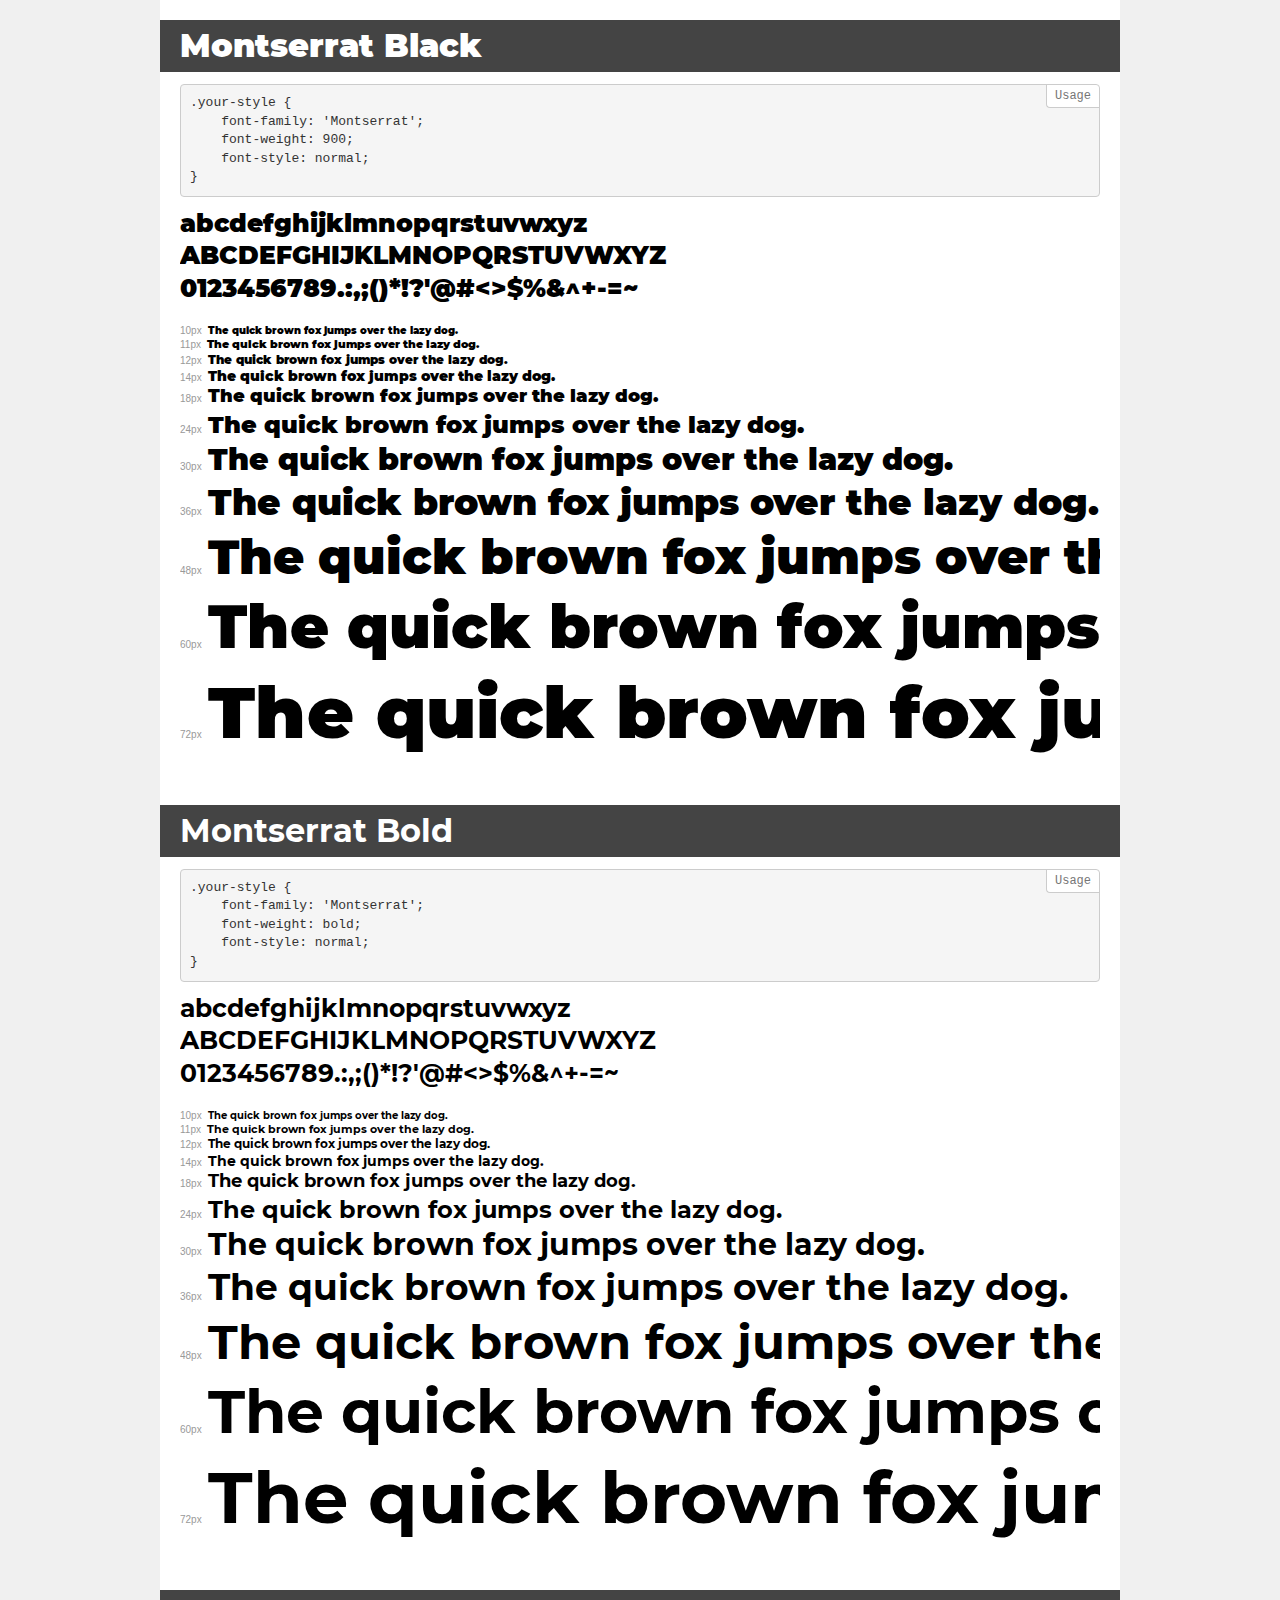
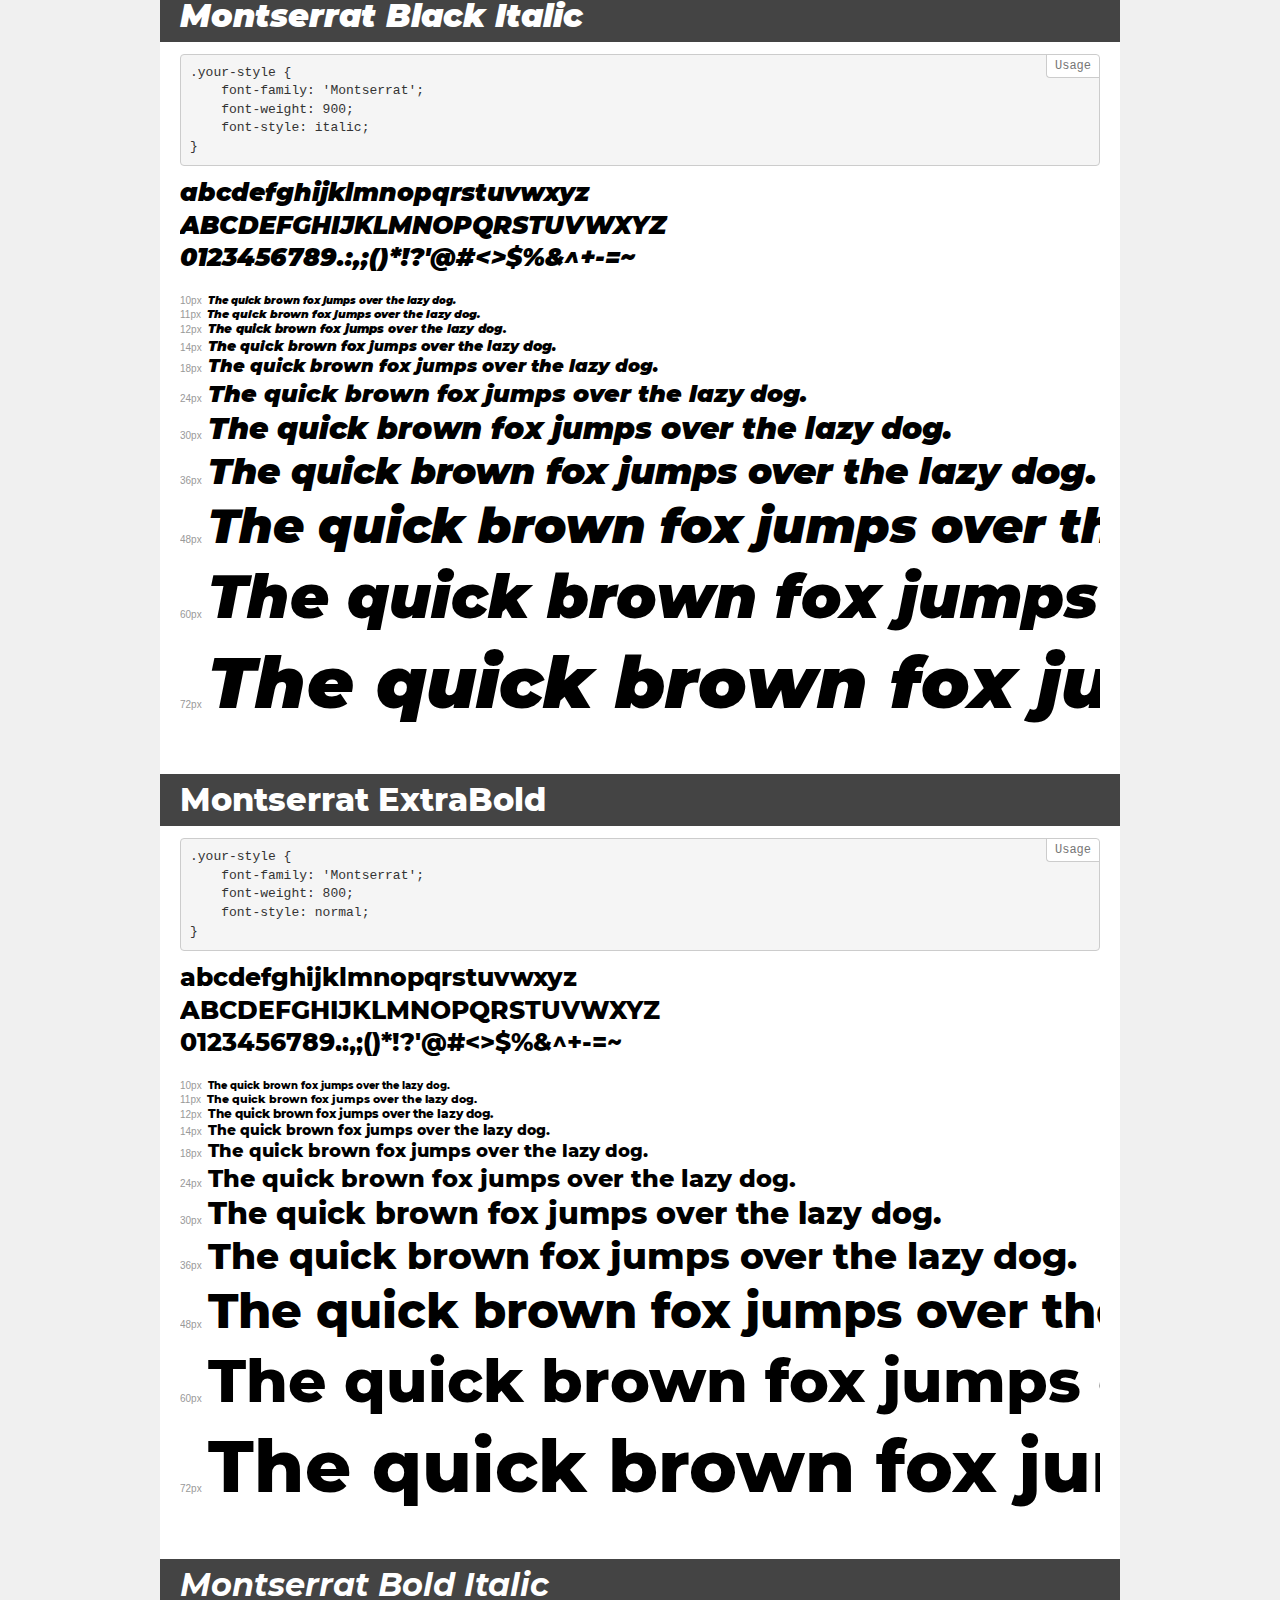
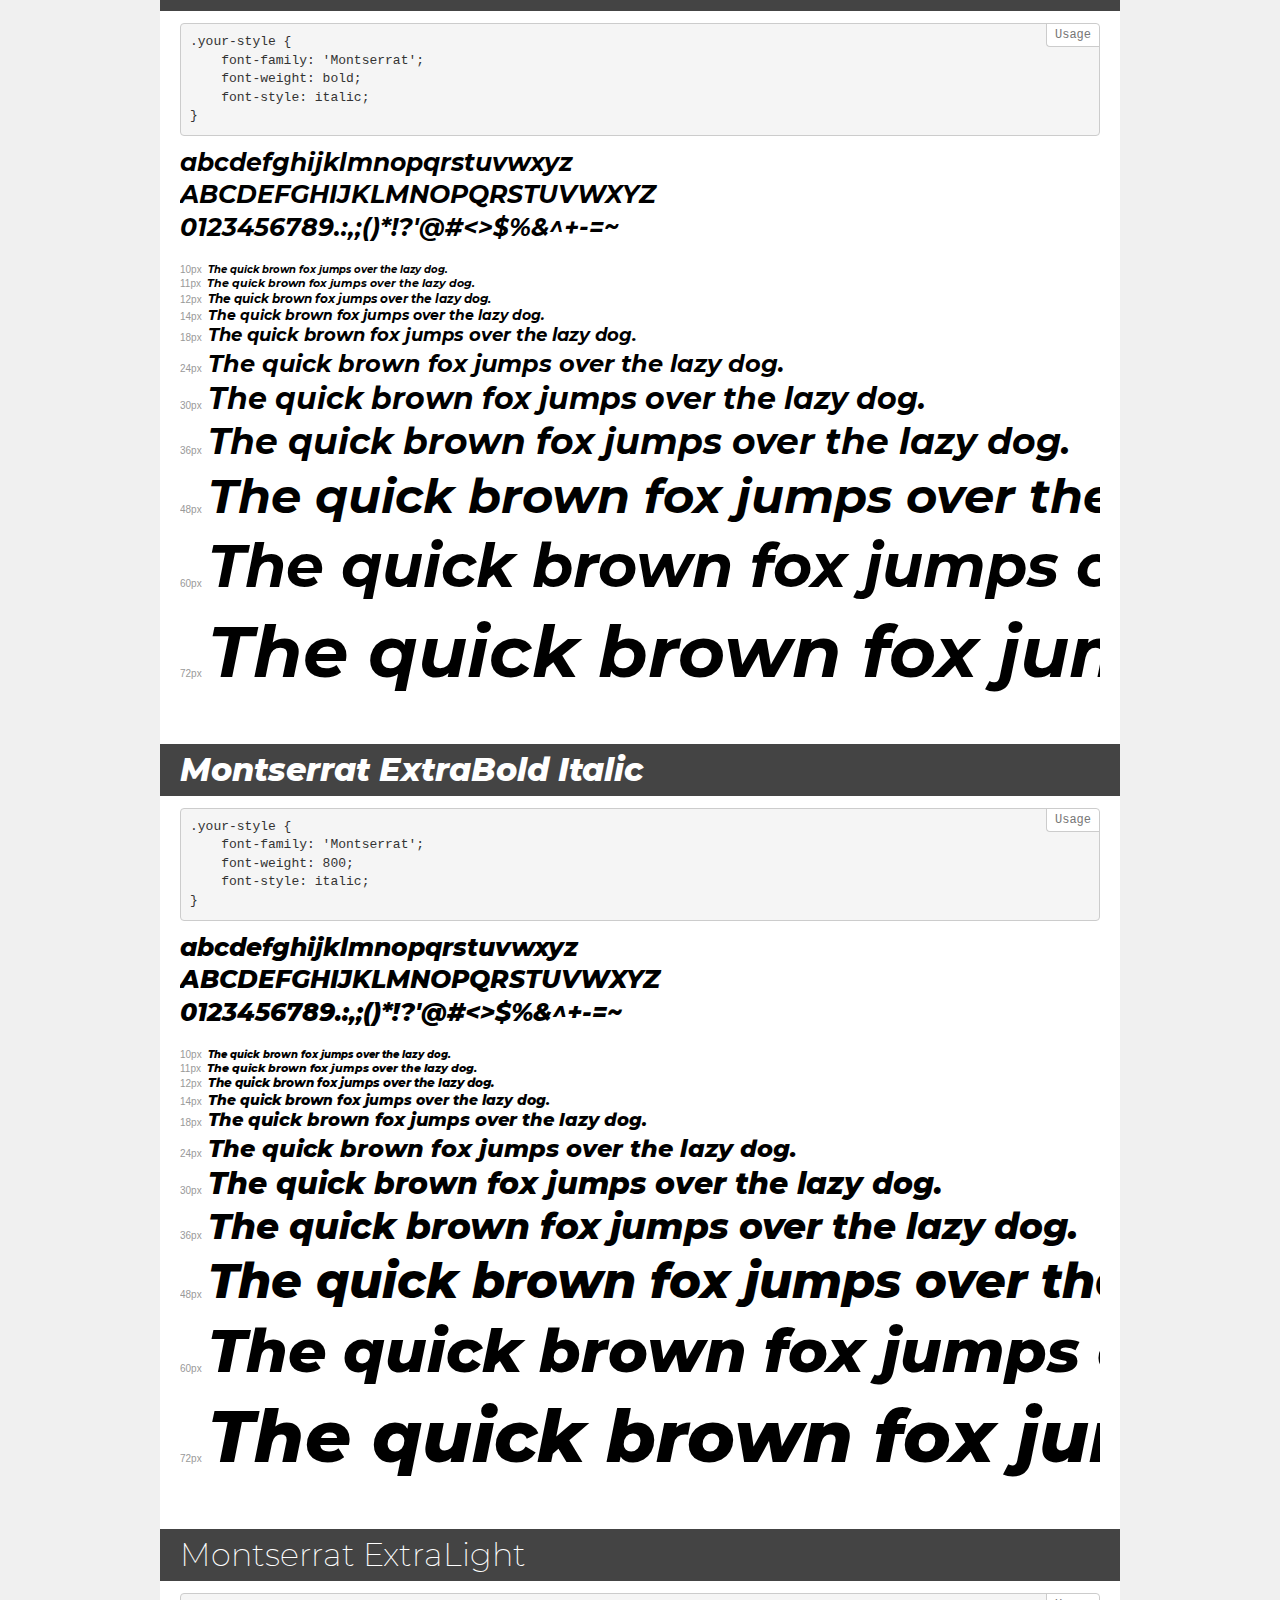
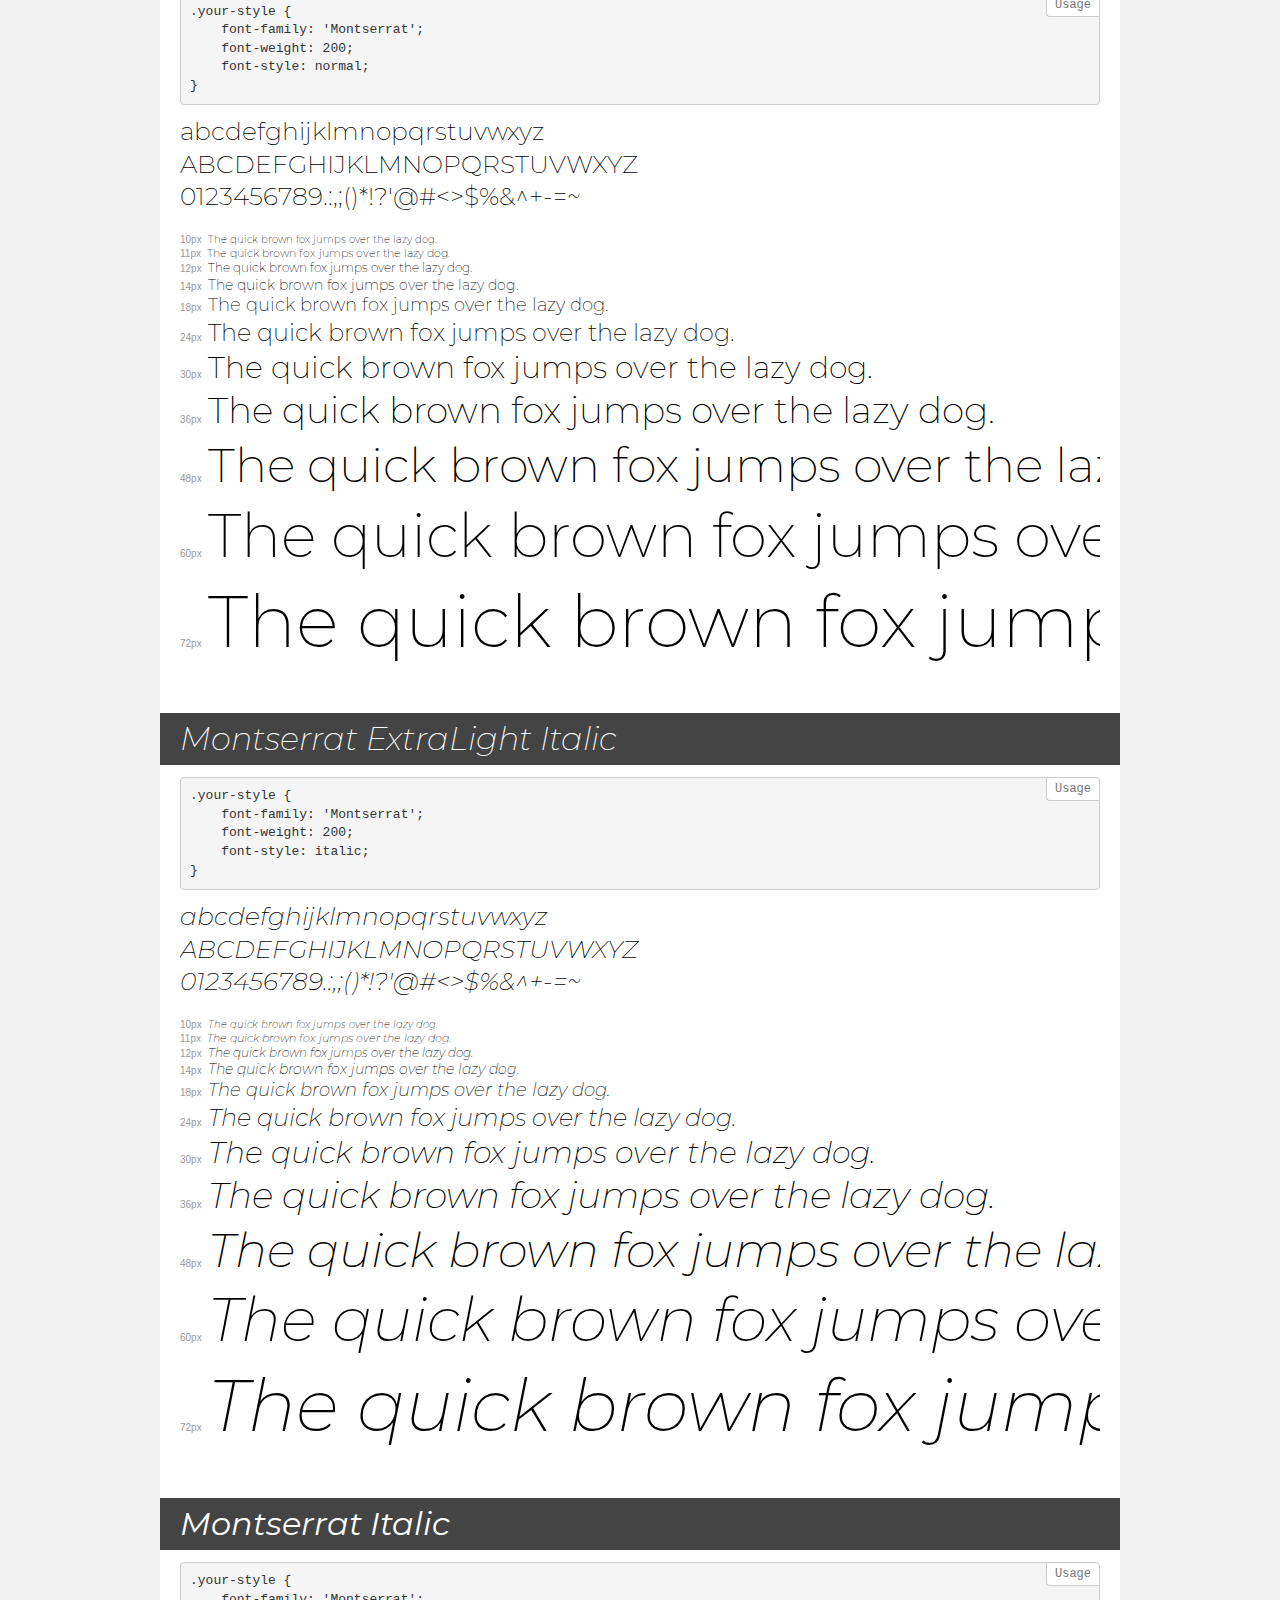
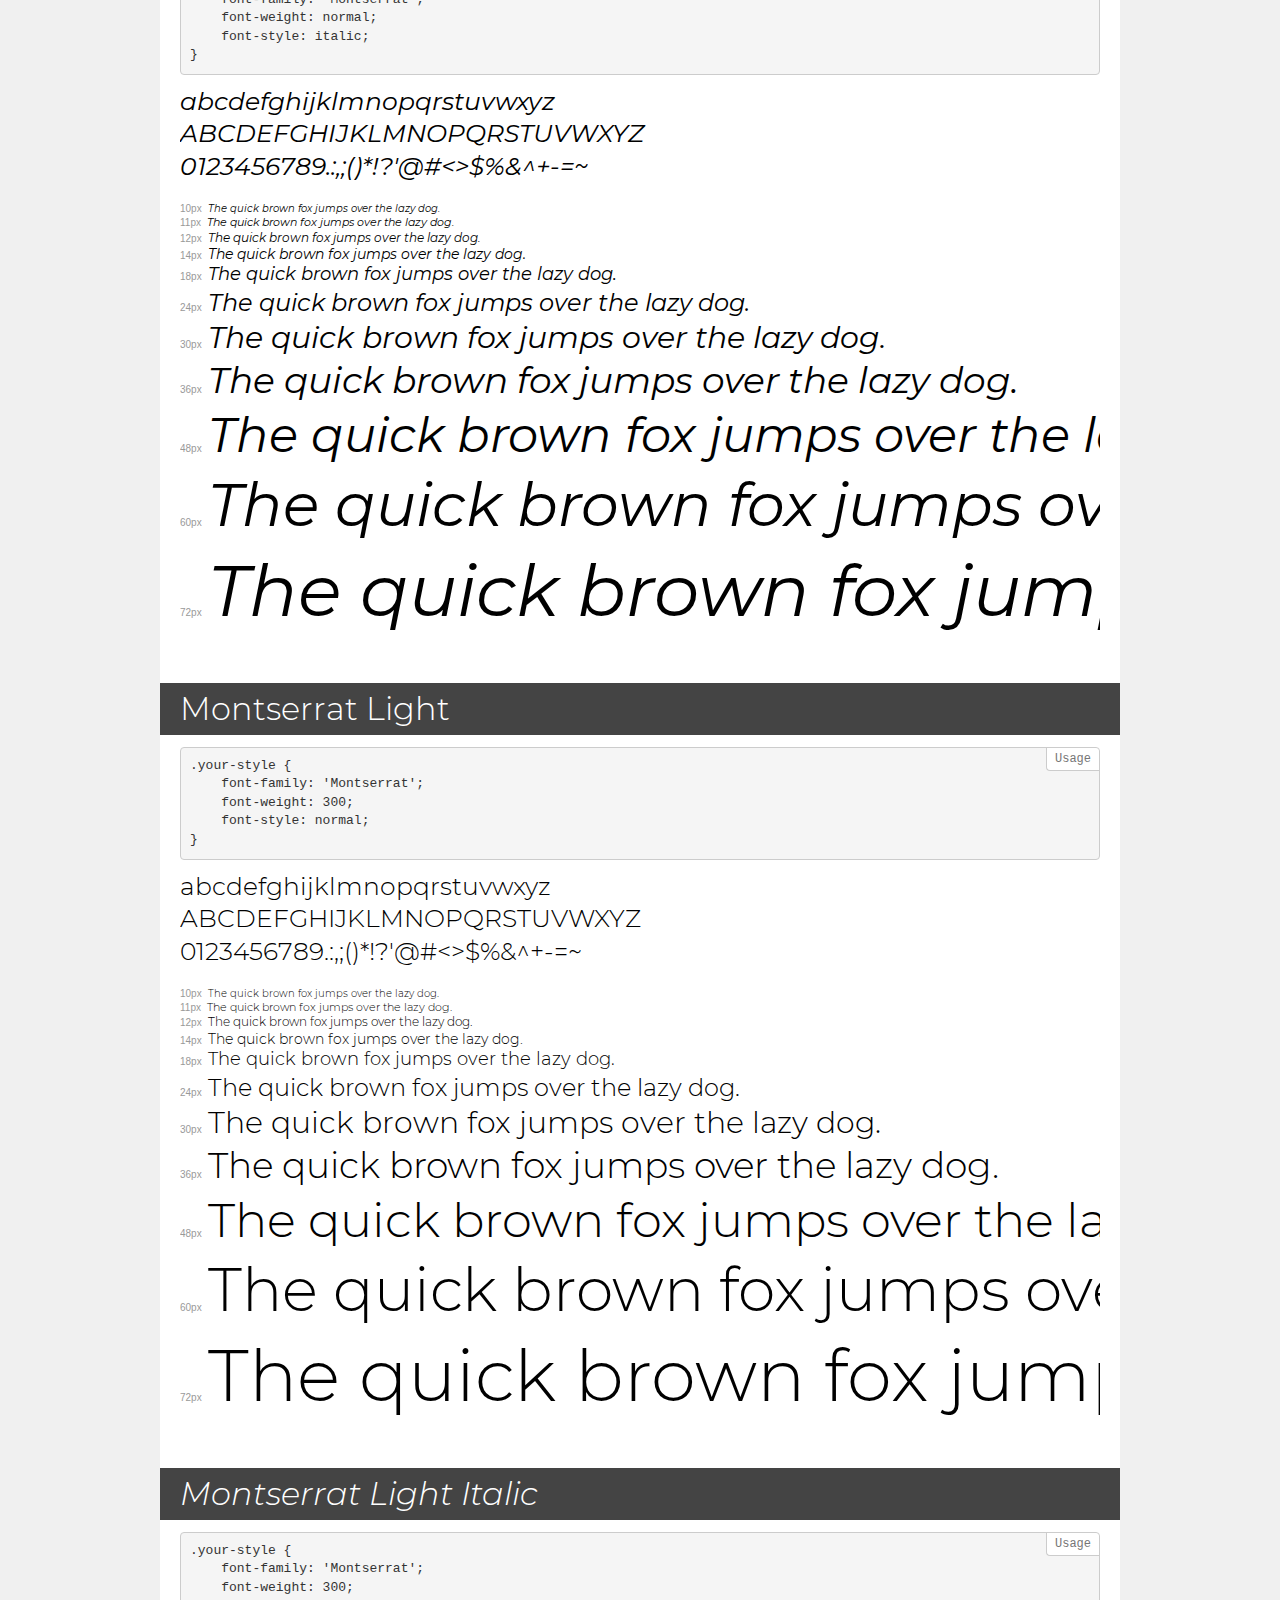
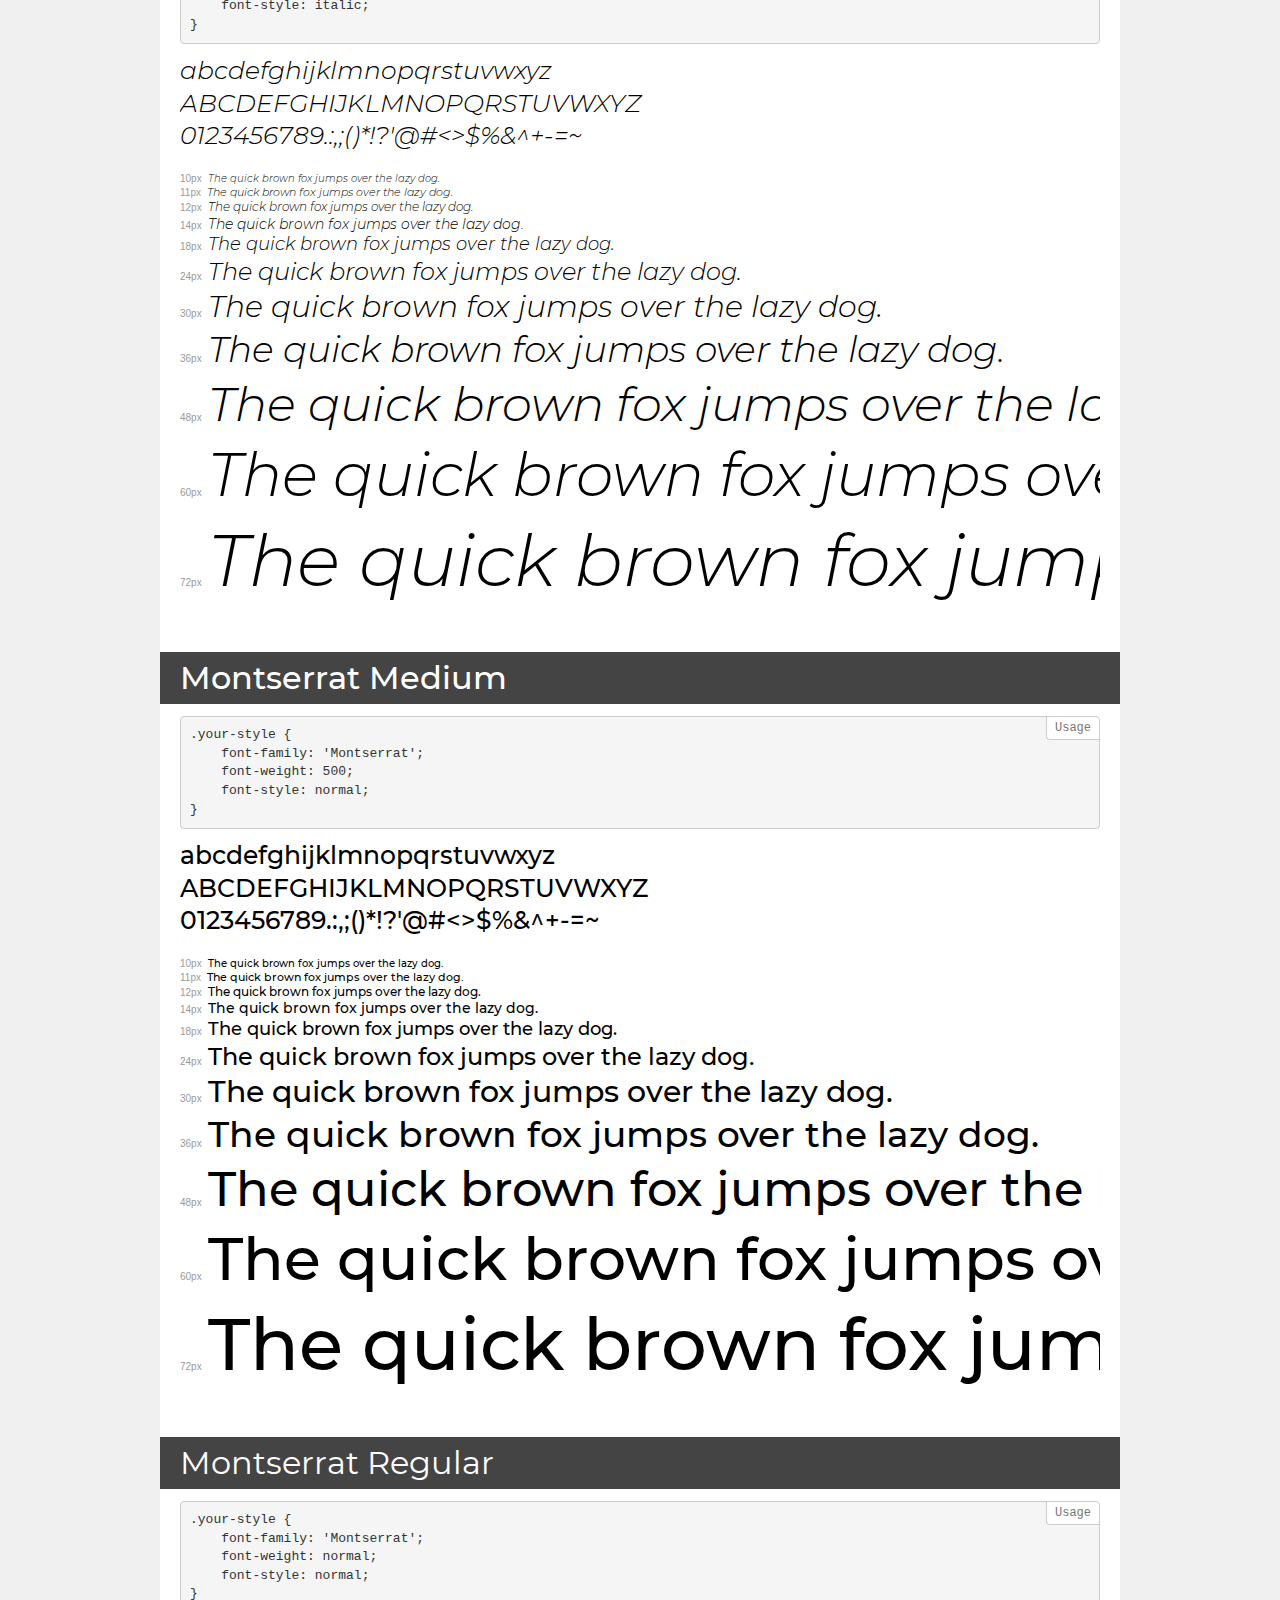
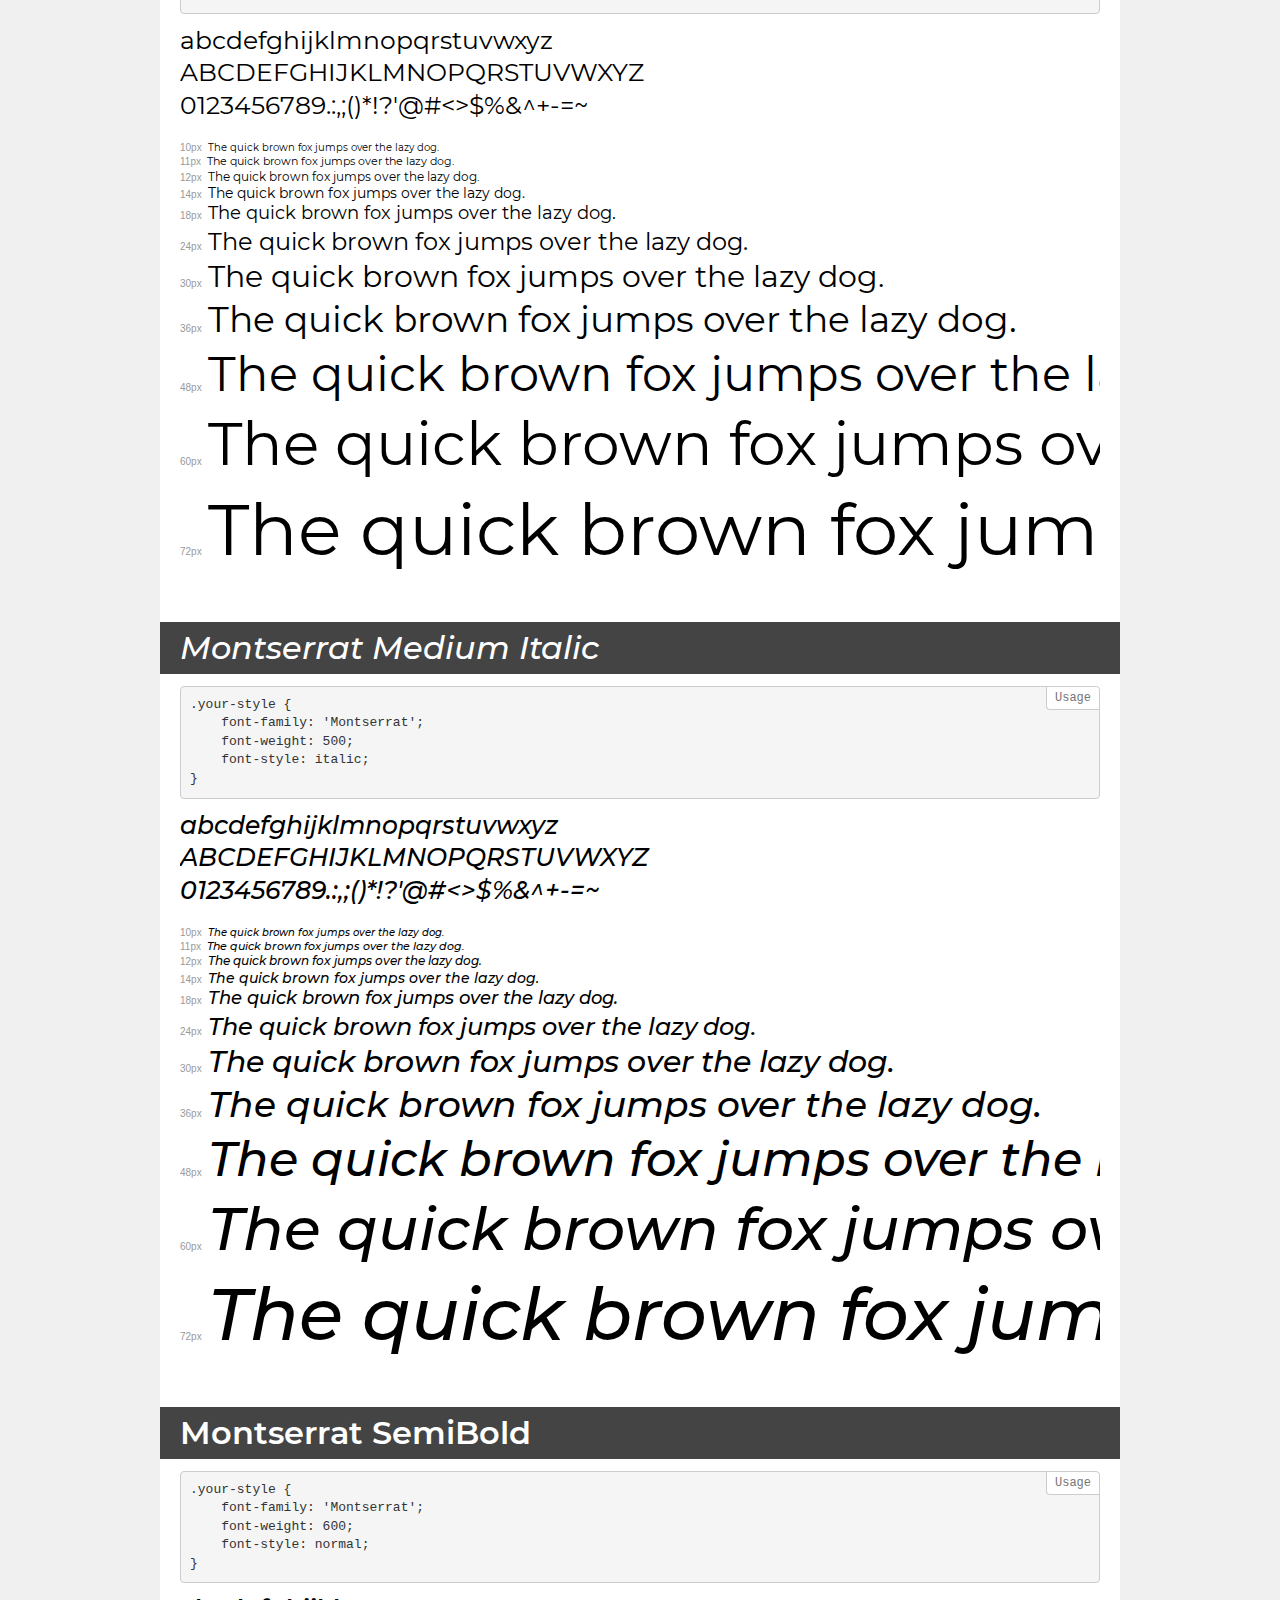
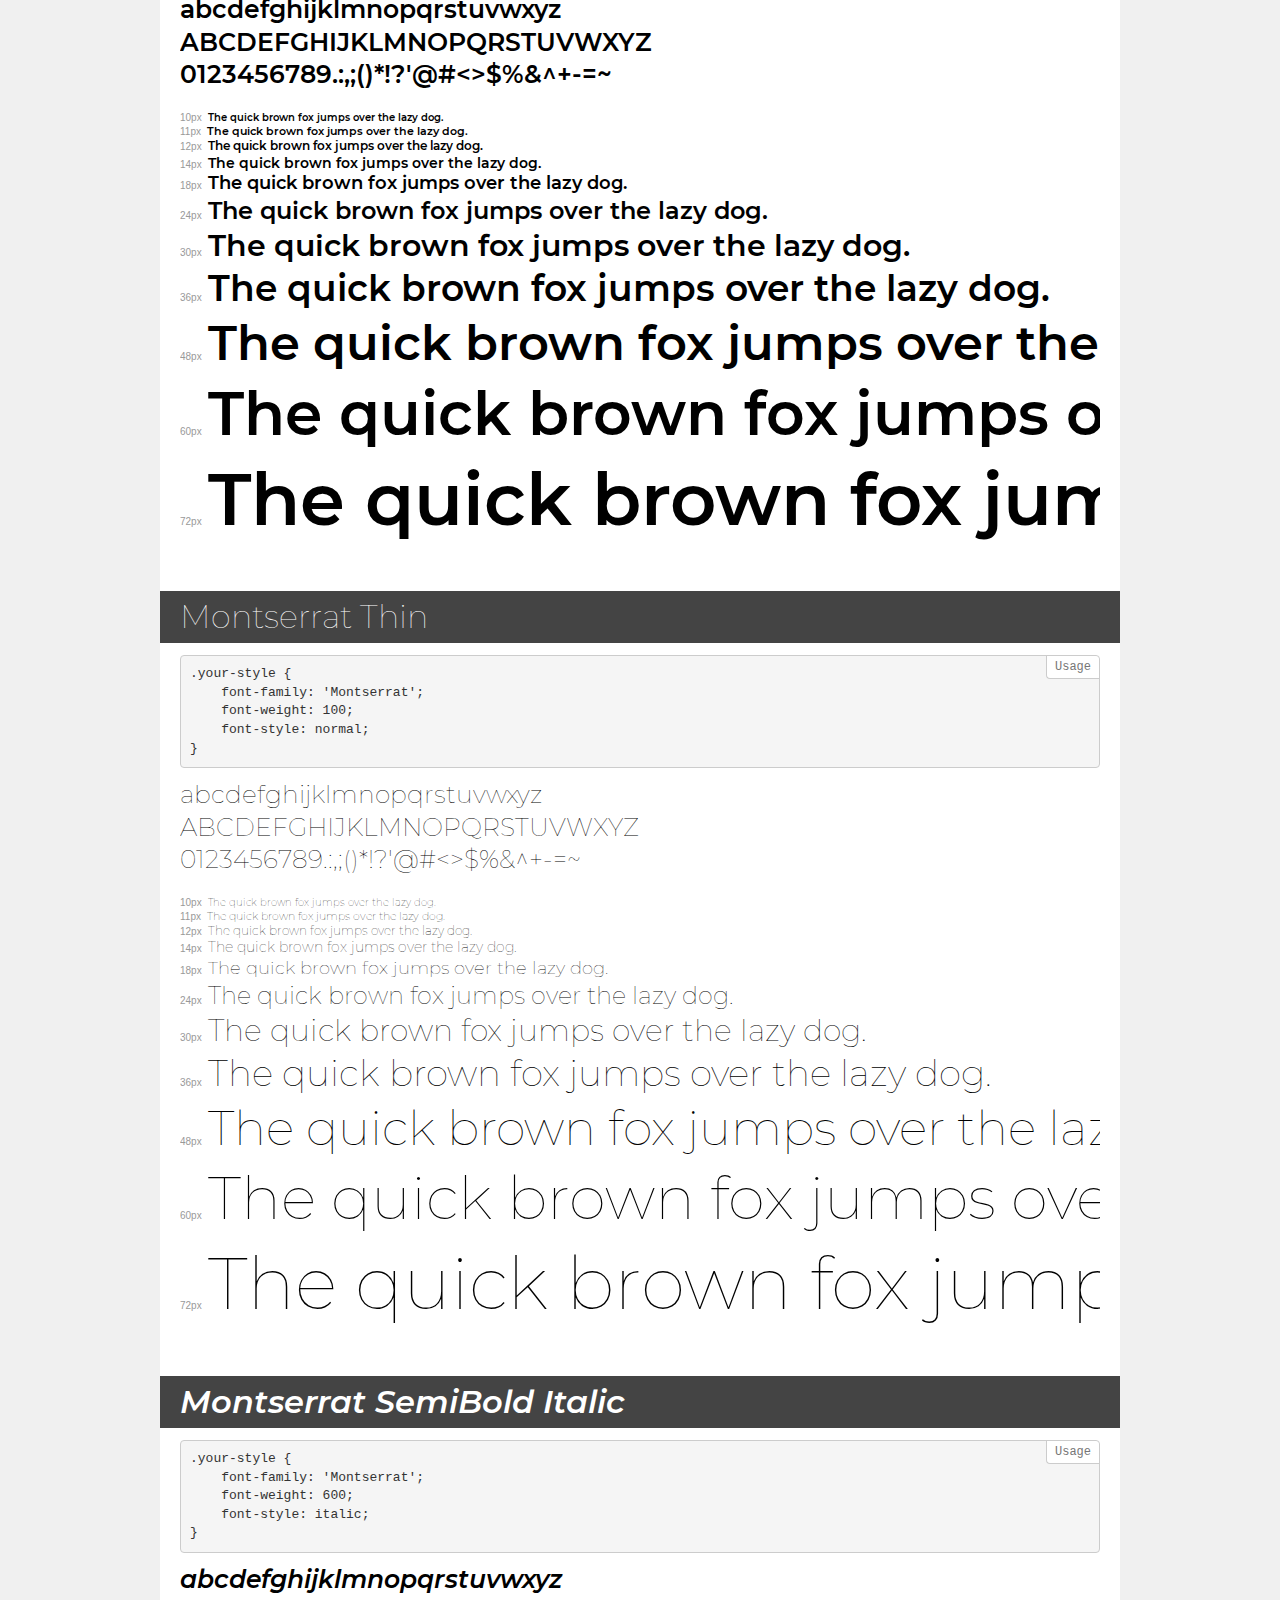
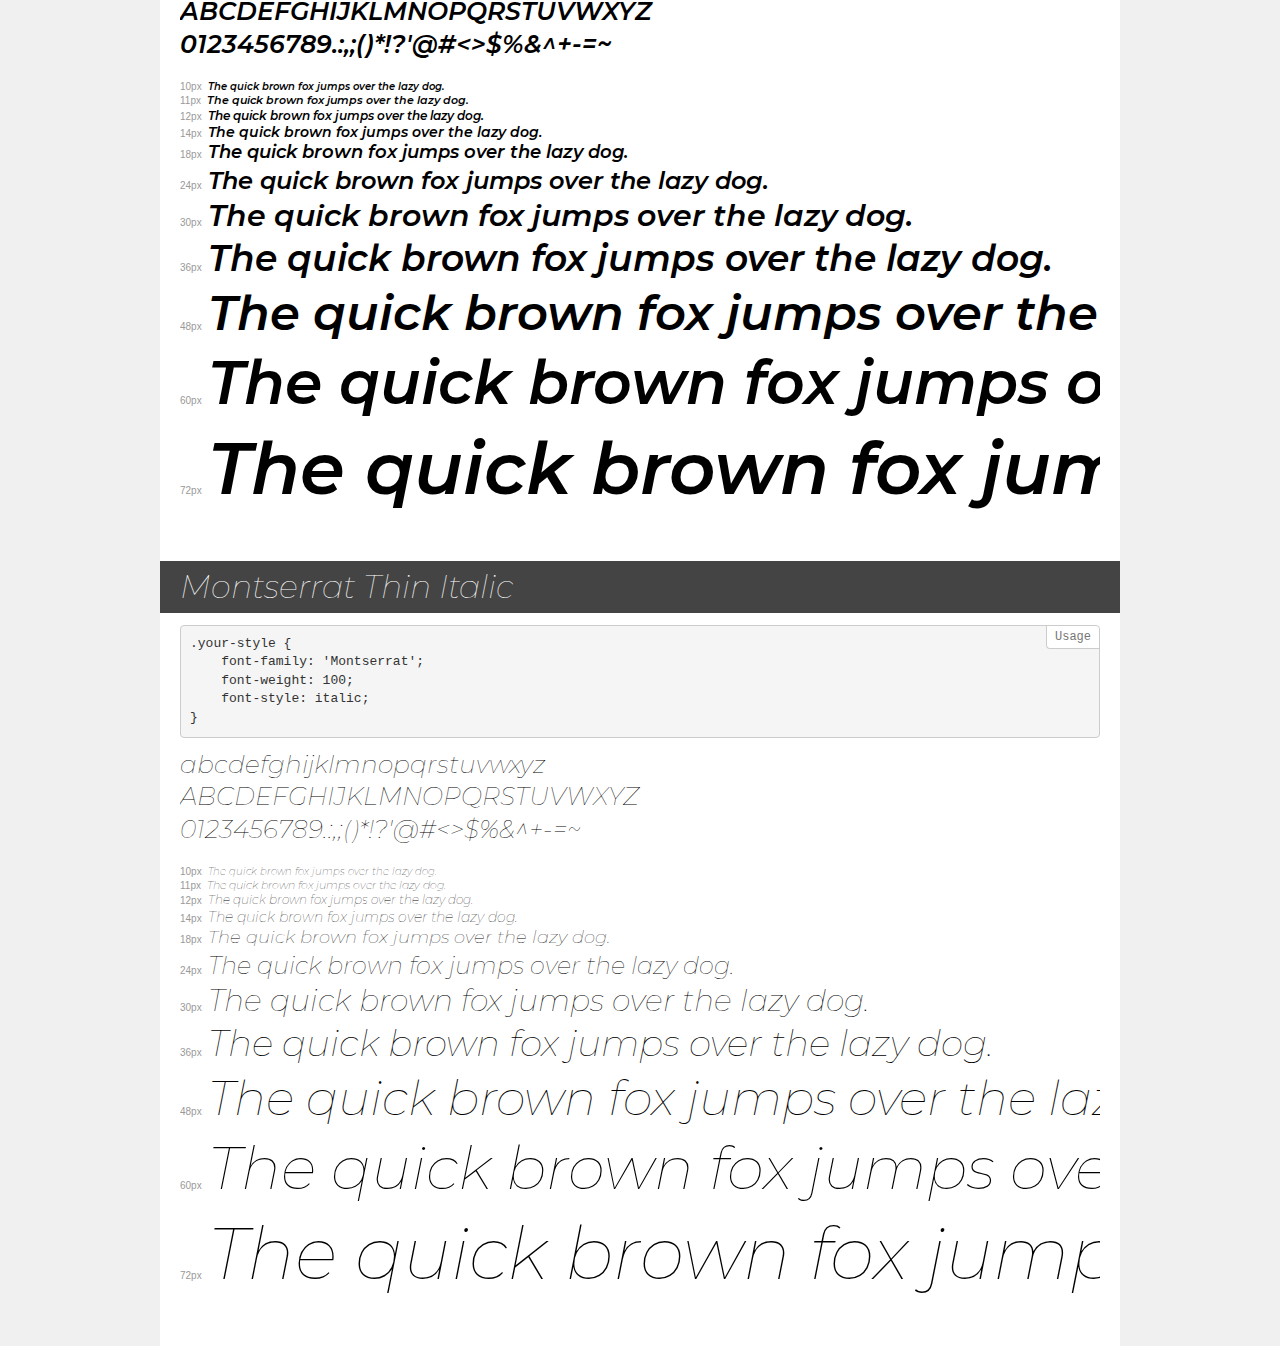
<file: webfonts/Montserrat/demo.html>
<!DOCTYPE html>
<html lang="en">
<head>
    <meta charset="utf-8">
    <meta http-equiv="X-UA-Compatible" content="IE=edge">
    <meta name="viewport" content="width=device-width, initial-scale=1">
    <meta name="robots" content="noindex, noarchive">
    <meta name="format-detection" content="telephone=no">
    <title>Transfonter demo</title>
    <link href="stylesheet.css" rel="stylesheet">
    <style>
        /*
        http://meyerweb.com/eric/tools/css/reset/
        v2.0 | 20110126
        License: none (public domain)
        */
        html, body, div, span, applet, object, iframe,
        h1, h2, h3, h4, h5, h6, p, blockquote, pre,
        a, abbr, acronym, address, big, cite, code,
        del, dfn, em, img, ins, kbd, q, s, samp,
        small, strike, strong, sub, sup, tt, var,
        b, u, i, center,
        dl, dt, dd, ol, ul, li,
        fieldset, form, label, legend,
        table, caption, tbody, tfoot, thead, tr, th, td,
        article, aside, canvas, details, embed,
        figure, figcaption, footer, header, hgroup,
        menu, nav, output, ruby, section, summary,
        time, mark, audio, video {
            margin: 0;
            padding: 0;
            border: 0;
            font-size: 100%;
            font: inherit;
            vertical-align: baseline;
        }
        /* HTML5 display-role reset for older browsers */
        article, aside, details, figcaption, figure,
        footer, header, hgroup, menu, nav, section {
            display: block;
        }
        body {
            line-height: 1;
        }
        ol, ul {
            list-style: none;
        }
        blockquote, q {
            quotes: none;
        }
        blockquote:before, blockquote:after,
        q:before, q:after {
            content: '';
            content: none;
        }
        table {
            border-collapse: collapse;
            border-spacing: 0;
        }
        /* demo styles */
        body {
            background: #f0f0f0;
            color: #000;
        }
        .page {
            background: #fff;
            width: 920px;
            margin: 0 auto;
            padding: 20px 20px 0 20px;
            overflow: hidden;
        }
        .font-container {
            overflow-x: auto;
            overflow-y: hidden;
            margin-bottom: 40px;
            line-height: 1.3;
            white-space: nowrap;
            padding-bottom: 5px;
        }
        h1 {
            position: relative;
            background: #444;
            font-size: 32px;
            color: #fff;
            padding: 10px 20px;
            margin: 0 -20px 12px -20px;
        }
        .letters {
            font-size: 25px;
            margin-bottom: 20px;
        }
        .s10:before {
            content: '10px';
        }
        .s11:before {
            content: '11px';
        }
        .s12:before {
            content: '12px';
        }
        .s14:before {
            content: '14px';
        }
        .s18:before {
            content: '18px';
        }
        .s24:before {
            content: '24px';
        }
        .s30:before {
            content: '30px';
        }
        .s36:before {
            content: '36px';
        }
        .s48:before {
            content: '48px';
        }
        .s60:before {
            content: '60px';
        }
        .s72:before {
            content: '72px';
        }
        .s10:before, .s11:before, .s12:before, .s14:before,
        .s18:before, .s24:before, .s30:before, .s36:before,
        .s48:before, .s60:before, .s72:before {
            font-family: Arial, sans-serif;
            font-size: 10px;
            font-weight: normal;
            font-style: normal;
            color: #999;
            padding-right: 6px;
        }
        pre {
            display: block;
            position: relative;
            padding: 9px;
            margin: 0 0 10px;
            font-family: Monaco, Menlo, Consolas, "Courier New", monospace;
            font-size: 13px;
            line-height: 1.428571429;
            color: #333;
            font-weight: normal;
            font-style: normal;
            background-color: #f5f5f5;
            border: 1px solid #ccc;
            overflow-x: auto;
            border-radius: 4px;
        }
        pre:after {
            display: block;
            position: absolute;
            right: 0;
            top: 0;
            content: 'Usage';
            line-height: 1;
            padding: 5px 8px;
            font-size: 12px;
            color: #767676;
            background-color: #fff;
            border: 1px solid #ccc;
            border-right: none;
            border-top: none;
            border-radius: 0 4px 0 4px;
            z-index: 10;
        }
        /* responsive */
        @media (max-width: 959px) {
            .page {
                width: auto;
                margin: 0;
            }
        }
    </style>
</head>
<body>
<div class="page">
    <div class="demo">
        <h1 style="font-family: 'Montserrat'; font-weight: 900; font-style: normal;">Montserrat Black</h1>
        <pre>.your-style {
    font-family: 'Montserrat';
    font-weight: 900;
    font-style: normal;
}</pre>
        <div class="font-container" style="font-family: 'Montserrat'; font-weight: 900; font-style: normal;">
            <p class="letters">
                abcdefghijklmnopqrstuvwxyz<br>
ABCDEFGHIJKLMNOPQRSTUVWXYZ<br>
                0123456789.:,;()*!?'@#<>$%&^+-=~
            </p>
            <p class="s10" style="font-size: 10px;">The quick brown fox jumps over the lazy dog.</p>
            <p class="s11" style="font-size: 11px;">The quick brown fox jumps over the lazy dog.</p>
            <p class="s12" style="font-size: 12px;">The quick brown fox jumps over the lazy dog.</p>
            <p class="s14" style="font-size: 14px;">The quick brown fox jumps over the lazy dog.</p>
            <p class="s18" style="font-size: 18px;">The quick brown fox jumps over the lazy dog.</p>
            <p class="s24" style="font-size: 24px;">The quick brown fox jumps over the lazy dog.</p>
            <p class="s30" style="font-size: 30px;">The quick brown fox jumps over the lazy dog.</p>
            <p class="s36" style="font-size: 36px;">The quick brown fox jumps over the lazy dog.</p>
            <p class="s48" style="font-size: 48px;">The quick brown fox jumps over the lazy dog.</p>
            <p class="s60" style="font-size: 60px;">The quick brown fox jumps over the lazy dog.</p>
            <p class="s72" style="font-size: 72px;">The quick brown fox jumps over the lazy dog.</p>
        </div>
    </div>
    <div class="demo">
        <h1 style="font-family: 'Montserrat'; font-weight: bold; font-style: normal;">Montserrat Bold</h1>
        <pre>.your-style {
    font-family: 'Montserrat';
    font-weight: bold;
    font-style: normal;
}</pre>
        <div class="font-container" style="font-family: 'Montserrat'; font-weight: bold; font-style: normal;">
            <p class="letters">
                abcdefghijklmnopqrstuvwxyz<br>
ABCDEFGHIJKLMNOPQRSTUVWXYZ<br>
                0123456789.:,;()*!?'@#<>$%&^+-=~
            </p>
            <p class="s10" style="font-size: 10px;">The quick brown fox jumps over the lazy dog.</p>
            <p class="s11" style="font-size: 11px;">The quick brown fox jumps over the lazy dog.</p>
            <p class="s12" style="font-size: 12px;">The quick brown fox jumps over the lazy dog.</p>
            <p class="s14" style="font-size: 14px;">The quick brown fox jumps over the lazy dog.</p>
            <p class="s18" style="font-size: 18px;">The quick brown fox jumps over the lazy dog.</p>
            <p class="s24" style="font-size: 24px;">The quick brown fox jumps over the lazy dog.</p>
            <p class="s30" style="font-size: 30px;">The quick brown fox jumps over the lazy dog.</p>
            <p class="s36" style="font-size: 36px;">The quick brown fox jumps over the lazy dog.</p>
            <p class="s48" style="font-size: 48px;">The quick brown fox jumps over the lazy dog.</p>
            <p class="s60" style="font-size: 60px;">The quick brown fox jumps over the lazy dog.</p>
            <p class="s72" style="font-size: 72px;">The quick brown fox jumps over the lazy dog.</p>
        </div>
    </div>
    <div class="demo">
        <h1 style="font-family: 'Montserrat'; font-weight: 900; font-style: italic;">Montserrat Black Italic</h1>
        <pre>.your-style {
    font-family: 'Montserrat';
    font-weight: 900;
    font-style: italic;
}</pre>
        <div class="font-container" style="font-family: 'Montserrat'; font-weight: 900; font-style: italic;">
            <p class="letters">
                abcdefghijklmnopqrstuvwxyz<br>
ABCDEFGHIJKLMNOPQRSTUVWXYZ<br>
                0123456789.:,;()*!?'@#<>$%&^+-=~
            </p>
            <p class="s10" style="font-size: 10px;">The quick brown fox jumps over the lazy dog.</p>
            <p class="s11" style="font-size: 11px;">The quick brown fox jumps over the lazy dog.</p>
            <p class="s12" style="font-size: 12px;">The quick brown fox jumps over the lazy dog.</p>
            <p class="s14" style="font-size: 14px;">The quick brown fox jumps over the lazy dog.</p>
            <p class="s18" style="font-size: 18px;">The quick brown fox jumps over the lazy dog.</p>
            <p class="s24" style="font-size: 24px;">The quick brown fox jumps over the lazy dog.</p>
            <p class="s30" style="font-size: 30px;">The quick brown fox jumps over the lazy dog.</p>
            <p class="s36" style="font-size: 36px;">The quick brown fox jumps over the lazy dog.</p>
            <p class="s48" style="font-size: 48px;">The quick brown fox jumps over the lazy dog.</p>
            <p class="s60" style="font-size: 60px;">The quick brown fox jumps over the lazy dog.</p>
            <p class="s72" style="font-size: 72px;">The quick brown fox jumps over the lazy dog.</p>
        </div>
    </div>
    <div class="demo">
        <h1 style="font-family: 'Montserrat'; font-weight: 800; font-style: normal;">Montserrat ExtraBold</h1>
        <pre>.your-style {
    font-family: 'Montserrat';
    font-weight: 800;
    font-style: normal;
}</pre>
        <div class="font-container" style="font-family: 'Montserrat'; font-weight: 800; font-style: normal;">
            <p class="letters">
                abcdefghijklmnopqrstuvwxyz<br>
ABCDEFGHIJKLMNOPQRSTUVWXYZ<br>
                0123456789.:,;()*!?'@#<>$%&^+-=~
            </p>
            <p class="s10" style="font-size: 10px;">The quick brown fox jumps over the lazy dog.</p>
            <p class="s11" style="font-size: 11px;">The quick brown fox jumps over the lazy dog.</p>
            <p class="s12" style="font-size: 12px;">The quick brown fox jumps over the lazy dog.</p>
            <p class="s14" style="font-size: 14px;">The quick brown fox jumps over the lazy dog.</p>
            <p class="s18" style="font-size: 18px;">The quick brown fox jumps over the lazy dog.</p>
            <p class="s24" style="font-size: 24px;">The quick brown fox jumps over the lazy dog.</p>
            <p class="s30" style="font-size: 30px;">The quick brown fox jumps over the lazy dog.</p>
            <p class="s36" style="font-size: 36px;">The quick brown fox jumps over the lazy dog.</p>
            <p class="s48" style="font-size: 48px;">The quick brown fox jumps over the lazy dog.</p>
            <p class="s60" style="font-size: 60px;">The quick brown fox jumps over the lazy dog.</p>
            <p class="s72" style="font-size: 72px;">The quick brown fox jumps over the lazy dog.</p>
        </div>
    </div>
    <div class="demo">
        <h1 style="font-family: 'Montserrat'; font-weight: bold; font-style: italic;">Montserrat Bold Italic</h1>
        <pre>.your-style {
    font-family: 'Montserrat';
    font-weight: bold;
    font-style: italic;
}</pre>
        <div class="font-container" style="font-family: 'Montserrat'; font-weight: bold; font-style: italic;">
            <p class="letters">
                abcdefghijklmnopqrstuvwxyz<br>
ABCDEFGHIJKLMNOPQRSTUVWXYZ<br>
                0123456789.:,;()*!?'@#<>$%&^+-=~
            </p>
            <p class="s10" style="font-size: 10px;">The quick brown fox jumps over the lazy dog.</p>
            <p class="s11" style="font-size: 11px;">The quick brown fox jumps over the lazy dog.</p>
            <p class="s12" style="font-size: 12px;">The quick brown fox jumps over the lazy dog.</p>
            <p class="s14" style="font-size: 14px;">The quick brown fox jumps over the lazy dog.</p>
            <p class="s18" style="font-size: 18px;">The quick brown fox jumps over the lazy dog.</p>
            <p class="s24" style="font-size: 24px;">The quick brown fox jumps over the lazy dog.</p>
            <p class="s30" style="font-size: 30px;">The quick brown fox jumps over the lazy dog.</p>
            <p class="s36" style="font-size: 36px;">The quick brown fox jumps over the lazy dog.</p>
            <p class="s48" style="font-size: 48px;">The quick brown fox jumps over the lazy dog.</p>
            <p class="s60" style="font-size: 60px;">The quick brown fox jumps over the lazy dog.</p>
            <p class="s72" style="font-size: 72px;">The quick brown fox jumps over the lazy dog.</p>
        </div>
    </div>
    <div class="demo">
        <h1 style="font-family: 'Montserrat'; font-weight: 800; font-style: italic;">Montserrat ExtraBold Italic</h1>
        <pre>.your-style {
    font-family: 'Montserrat';
    font-weight: 800;
    font-style: italic;
}</pre>
        <div class="font-container" style="font-family: 'Montserrat'; font-weight: 800; font-style: italic;">
            <p class="letters">
                abcdefghijklmnopqrstuvwxyz<br>
ABCDEFGHIJKLMNOPQRSTUVWXYZ<br>
                0123456789.:,;()*!?'@#<>$%&^+-=~
            </p>
            <p class="s10" style="font-size: 10px;">The quick brown fox jumps over the lazy dog.</p>
            <p class="s11" style="font-size: 11px;">The quick brown fox jumps over the lazy dog.</p>
            <p class="s12" style="font-size: 12px;">The quick brown fox jumps over the lazy dog.</p>
            <p class="s14" style="font-size: 14px;">The quick brown fox jumps over the lazy dog.</p>
            <p class="s18" style="font-size: 18px;">The quick brown fox jumps over the lazy dog.</p>
            <p class="s24" style="font-size: 24px;">The quick brown fox jumps over the lazy dog.</p>
            <p class="s30" style="font-size: 30px;">The quick brown fox jumps over the lazy dog.</p>
            <p class="s36" style="font-size: 36px;">The quick brown fox jumps over the lazy dog.</p>
            <p class="s48" style="font-size: 48px;">The quick brown fox jumps over the lazy dog.</p>
            <p class="s60" style="font-size: 60px;">The quick brown fox jumps over the lazy dog.</p>
            <p class="s72" style="font-size: 72px;">The quick brown fox jumps over the lazy dog.</p>
        </div>
    </div>
    <div class="demo">
        <h1 style="font-family: 'Montserrat'; font-weight: 200; font-style: normal;">Montserrat ExtraLight</h1>
        <pre>.your-style {
    font-family: 'Montserrat';
    font-weight: 200;
    font-style: normal;
}</pre>
        <div class="font-container" style="font-family: 'Montserrat'; font-weight: 200; font-style: normal;">
            <p class="letters">
                abcdefghijklmnopqrstuvwxyz<br>
ABCDEFGHIJKLMNOPQRSTUVWXYZ<br>
                0123456789.:,;()*!?'@#<>$%&^+-=~
            </p>
            <p class="s10" style="font-size: 10px;">The quick brown fox jumps over the lazy dog.</p>
            <p class="s11" style="font-size: 11px;">The quick brown fox jumps over the lazy dog.</p>
            <p class="s12" style="font-size: 12px;">The quick brown fox jumps over the lazy dog.</p>
            <p class="s14" style="font-size: 14px;">The quick brown fox jumps over the lazy dog.</p>
            <p class="s18" style="font-size: 18px;">The quick brown fox jumps over the lazy dog.</p>
            <p class="s24" style="font-size: 24px;">The quick brown fox jumps over the lazy dog.</p>
            <p class="s30" style="font-size: 30px;">The quick brown fox jumps over the lazy dog.</p>
            <p class="s36" style="font-size: 36px;">The quick brown fox jumps over the lazy dog.</p>
            <p class="s48" style="font-size: 48px;">The quick brown fox jumps over the lazy dog.</p>
            <p class="s60" style="font-size: 60px;">The quick brown fox jumps over the lazy dog.</p>
            <p class="s72" style="font-size: 72px;">The quick brown fox jumps over the lazy dog.</p>
        </div>
    </div>
    <div class="demo">
        <h1 style="font-family: 'Montserrat'; font-weight: 200; font-style: italic;">Montserrat ExtraLight Italic</h1>
        <pre>.your-style {
    font-family: 'Montserrat';
    font-weight: 200;
    font-style: italic;
}</pre>
        <div class="font-container" style="font-family: 'Montserrat'; font-weight: 200; font-style: italic;">
            <p class="letters">
                abcdefghijklmnopqrstuvwxyz<br>
ABCDEFGHIJKLMNOPQRSTUVWXYZ<br>
                0123456789.:,;()*!?'@#<>$%&^+-=~
            </p>
            <p class="s10" style="font-size: 10px;">The quick brown fox jumps over the lazy dog.</p>
            <p class="s11" style="font-size: 11px;">The quick brown fox jumps over the lazy dog.</p>
            <p class="s12" style="font-size: 12px;">The quick brown fox jumps over the lazy dog.</p>
            <p class="s14" style="font-size: 14px;">The quick brown fox jumps over the lazy dog.</p>
            <p class="s18" style="font-size: 18px;">The quick brown fox jumps over the lazy dog.</p>
            <p class="s24" style="font-size: 24px;">The quick brown fox jumps over the lazy dog.</p>
            <p class="s30" style="font-size: 30px;">The quick brown fox jumps over the lazy dog.</p>
            <p class="s36" style="font-size: 36px;">The quick brown fox jumps over the lazy dog.</p>
            <p class="s48" style="font-size: 48px;">The quick brown fox jumps over the lazy dog.</p>
            <p class="s60" style="font-size: 60px;">The quick brown fox jumps over the lazy dog.</p>
            <p class="s72" style="font-size: 72px;">The quick brown fox jumps over the lazy dog.</p>
        </div>
    </div>
    <div class="demo">
        <h1 style="font-family: 'Montserrat'; font-weight: normal; font-style: italic;">Montserrat Italic</h1>
        <pre>.your-style {
    font-family: 'Montserrat';
    font-weight: normal;
    font-style: italic;
}</pre>
        <div class="font-container" style="font-family: 'Montserrat'; font-weight: normal; font-style: italic;">
            <p class="letters">
                abcdefghijklmnopqrstuvwxyz<br>
ABCDEFGHIJKLMNOPQRSTUVWXYZ<br>
                0123456789.:,;()*!?'@#<>$%&^+-=~
            </p>
            <p class="s10" style="font-size: 10px;">The quick brown fox jumps over the lazy dog.</p>
            <p class="s11" style="font-size: 11px;">The quick brown fox jumps over the lazy dog.</p>
            <p class="s12" style="font-size: 12px;">The quick brown fox jumps over the lazy dog.</p>
            <p class="s14" style="font-size: 14px;">The quick brown fox jumps over the lazy dog.</p>
            <p class="s18" style="font-size: 18px;">The quick brown fox jumps over the lazy dog.</p>
            <p class="s24" style="font-size: 24px;">The quick brown fox jumps over the lazy dog.</p>
            <p class="s30" style="font-size: 30px;">The quick brown fox jumps over the lazy dog.</p>
            <p class="s36" style="font-size: 36px;">The quick brown fox jumps over the lazy dog.</p>
            <p class="s48" style="font-size: 48px;">The quick brown fox jumps over the lazy dog.</p>
            <p class="s60" style="font-size: 60px;">The quick brown fox jumps over the lazy dog.</p>
            <p class="s72" style="font-size: 72px;">The quick brown fox jumps over the lazy dog.</p>
        </div>
    </div>
    <div class="demo">
        <h1 style="font-family: 'Montserrat'; font-weight: 300; font-style: normal;">Montserrat Light</h1>
        <pre>.your-style {
    font-family: 'Montserrat';
    font-weight: 300;
    font-style: normal;
}</pre>
        <div class="font-container" style="font-family: 'Montserrat'; font-weight: 300; font-style: normal;">
            <p class="letters">
                abcdefghijklmnopqrstuvwxyz<br>
ABCDEFGHIJKLMNOPQRSTUVWXYZ<br>
                0123456789.:,;()*!?'@#<>$%&^+-=~
            </p>
            <p class="s10" style="font-size: 10px;">The quick brown fox jumps over the lazy dog.</p>
            <p class="s11" style="font-size: 11px;">The quick brown fox jumps over the lazy dog.</p>
            <p class="s12" style="font-size: 12px;">The quick brown fox jumps over the lazy dog.</p>
            <p class="s14" style="font-size: 14px;">The quick brown fox jumps over the lazy dog.</p>
            <p class="s18" style="font-size: 18px;">The quick brown fox jumps over the lazy dog.</p>
            <p class="s24" style="font-size: 24px;">The quick brown fox jumps over the lazy dog.</p>
            <p class="s30" style="font-size: 30px;">The quick brown fox jumps over the lazy dog.</p>
            <p class="s36" style="font-size: 36px;">The quick brown fox jumps over the lazy dog.</p>
            <p class="s48" style="font-size: 48px;">The quick brown fox jumps over the lazy dog.</p>
            <p class="s60" style="font-size: 60px;">The quick brown fox jumps over the lazy dog.</p>
            <p class="s72" style="font-size: 72px;">The quick brown fox jumps over the lazy dog.</p>
        </div>
    </div>
    <div class="demo">
        <h1 style="font-family: 'Montserrat'; font-weight: 300; font-style: italic;">Montserrat Light Italic</h1>
        <pre>.your-style {
    font-family: 'Montserrat';
    font-weight: 300;
    font-style: italic;
}</pre>
        <div class="font-container" style="font-family: 'Montserrat'; font-weight: 300; font-style: italic;">
            <p class="letters">
                abcdefghijklmnopqrstuvwxyz<br>
ABCDEFGHIJKLMNOPQRSTUVWXYZ<br>
                0123456789.:,;()*!?'@#<>$%&^+-=~
            </p>
            <p class="s10" style="font-size: 10px;">The quick brown fox jumps over the lazy dog.</p>
            <p class="s11" style="font-size: 11px;">The quick brown fox jumps over the lazy dog.</p>
            <p class="s12" style="font-size: 12px;">The quick brown fox jumps over the lazy dog.</p>
            <p class="s14" style="font-size: 14px;">The quick brown fox jumps over the lazy dog.</p>
            <p class="s18" style="font-size: 18px;">The quick brown fox jumps over the lazy dog.</p>
            <p class="s24" style="font-size: 24px;">The quick brown fox jumps over the lazy dog.</p>
            <p class="s30" style="font-size: 30px;">The quick brown fox jumps over the lazy dog.</p>
            <p class="s36" style="font-size: 36px;">The quick brown fox jumps over the lazy dog.</p>
            <p class="s48" style="font-size: 48px;">The quick brown fox jumps over the lazy dog.</p>
            <p class="s60" style="font-size: 60px;">The quick brown fox jumps over the lazy dog.</p>
            <p class="s72" style="font-size: 72px;">The quick brown fox jumps over the lazy dog.</p>
        </div>
    </div>
    <div class="demo">
        <h1 style="font-family: 'Montserrat'; font-weight: 500; font-style: normal;">Montserrat Medium</h1>
        <pre>.your-style {
    font-family: 'Montserrat';
    font-weight: 500;
    font-style: normal;
}</pre>
        <div class="font-container" style="font-family: 'Montserrat'; font-weight: 500; font-style: normal;">
            <p class="letters">
                abcdefghijklmnopqrstuvwxyz<br>
ABCDEFGHIJKLMNOPQRSTUVWXYZ<br>
                0123456789.:,;()*!?'@#<>$%&^+-=~
            </p>
            <p class="s10" style="font-size: 10px;">The quick brown fox jumps over the lazy dog.</p>
            <p class="s11" style="font-size: 11px;">The quick brown fox jumps over the lazy dog.</p>
            <p class="s12" style="font-size: 12px;">The quick brown fox jumps over the lazy dog.</p>
            <p class="s14" style="font-size: 14px;">The quick brown fox jumps over the lazy dog.</p>
            <p class="s18" style="font-size: 18px;">The quick brown fox jumps over the lazy dog.</p>
            <p class="s24" style="font-size: 24px;">The quick brown fox jumps over the lazy dog.</p>
            <p class="s30" style="font-size: 30px;">The quick brown fox jumps over the lazy dog.</p>
            <p class="s36" style="font-size: 36px;">The quick brown fox jumps over the lazy dog.</p>
            <p class="s48" style="font-size: 48px;">The quick brown fox jumps over the lazy dog.</p>
            <p class="s60" style="font-size: 60px;">The quick brown fox jumps over the lazy dog.</p>
            <p class="s72" style="font-size: 72px;">The quick brown fox jumps over the lazy dog.</p>
        </div>
    </div>
    <div class="demo">
        <h1 style="font-family: 'Montserrat'; font-weight: normal; font-style: normal;">Montserrat Regular</h1>
        <pre>.your-style {
    font-family: 'Montserrat';
    font-weight: normal;
    font-style: normal;
}</pre>
        <div class="font-container" style="font-family: 'Montserrat'; font-weight: normal; font-style: normal;">
            <p class="letters">
                abcdefghijklmnopqrstuvwxyz<br>
ABCDEFGHIJKLMNOPQRSTUVWXYZ<br>
                0123456789.:,;()*!?'@#<>$%&^+-=~
            </p>
            <p class="s10" style="font-size: 10px;">The quick brown fox jumps over the lazy dog.</p>
            <p class="s11" style="font-size: 11px;">The quick brown fox jumps over the lazy dog.</p>
            <p class="s12" style="font-size: 12px;">The quick brown fox jumps over the lazy dog.</p>
            <p class="s14" style="font-size: 14px;">The quick brown fox jumps over the lazy dog.</p>
            <p class="s18" style="font-size: 18px;">The quick brown fox jumps over the lazy dog.</p>
            <p class="s24" style="font-size: 24px;">The quick brown fox jumps over the lazy dog.</p>
            <p class="s30" style="font-size: 30px;">The quick brown fox jumps over the lazy dog.</p>
            <p class="s36" style="font-size: 36px;">The quick brown fox jumps over the lazy dog.</p>
            <p class="s48" style="font-size: 48px;">The quick brown fox jumps over the lazy dog.</p>
            <p class="s60" style="font-size: 60px;">The quick brown fox jumps over the lazy dog.</p>
            <p class="s72" style="font-size: 72px;">The quick brown fox jumps over the lazy dog.</p>
        </div>
    </div>
    <div class="demo">
        <h1 style="font-family: 'Montserrat'; font-weight: 500; font-style: italic;">Montserrat Medium Italic</h1>
        <pre>.your-style {
    font-family: 'Montserrat';
    font-weight: 500;
    font-style: italic;
}</pre>
        <div class="font-container" style="font-family: 'Montserrat'; font-weight: 500; font-style: italic;">
            <p class="letters">
                abcdefghijklmnopqrstuvwxyz<br>
ABCDEFGHIJKLMNOPQRSTUVWXYZ<br>
                0123456789.:,;()*!?'@#<>$%&^+-=~
            </p>
            <p class="s10" style="font-size: 10px;">The quick brown fox jumps over the lazy dog.</p>
            <p class="s11" style="font-size: 11px;">The quick brown fox jumps over the lazy dog.</p>
            <p class="s12" style="font-size: 12px;">The quick brown fox jumps over the lazy dog.</p>
            <p class="s14" style="font-size: 14px;">The quick brown fox jumps over the lazy dog.</p>
            <p class="s18" style="font-size: 18px;">The quick brown fox jumps over the lazy dog.</p>
            <p class="s24" style="font-size: 24px;">The quick brown fox jumps over the lazy dog.</p>
            <p class="s30" style="font-size: 30px;">The quick brown fox jumps over the lazy dog.</p>
            <p class="s36" style="font-size: 36px;">The quick brown fox jumps over the lazy dog.</p>
            <p class="s48" style="font-size: 48px;">The quick brown fox jumps over the lazy dog.</p>
            <p class="s60" style="font-size: 60px;">The quick brown fox jumps over the lazy dog.</p>
            <p class="s72" style="font-size: 72px;">The quick brown fox jumps over the lazy dog.</p>
        </div>
    </div>
    <div class="demo">
        <h1 style="font-family: 'Montserrat'; font-weight: 600; font-style: normal;">Montserrat SemiBold</h1>
        <pre>.your-style {
    font-family: 'Montserrat';
    font-weight: 600;
    font-style: normal;
}</pre>
        <div class="font-container" style="font-family: 'Montserrat'; font-weight: 600; font-style: normal;">
            <p class="letters">
                abcdefghijklmnopqrstuvwxyz<br>
ABCDEFGHIJKLMNOPQRSTUVWXYZ<br>
                0123456789.:,;()*!?'@#<>$%&^+-=~
            </p>
            <p class="s10" style="font-size: 10px;">The quick brown fox jumps over the lazy dog.</p>
            <p class="s11" style="font-size: 11px;">The quick brown fox jumps over the lazy dog.</p>
            <p class="s12" style="font-size: 12px;">The quick brown fox jumps over the lazy dog.</p>
            <p class="s14" style="font-size: 14px;">The quick brown fox jumps over the lazy dog.</p>
            <p class="s18" style="font-size: 18px;">The quick brown fox jumps over the lazy dog.</p>
            <p class="s24" style="font-size: 24px;">The quick brown fox jumps over the lazy dog.</p>
            <p class="s30" style="font-size: 30px;">The quick brown fox jumps over the lazy dog.</p>
            <p class="s36" style="font-size: 36px;">The quick brown fox jumps over the lazy dog.</p>
            <p class="s48" style="font-size: 48px;">The quick brown fox jumps over the lazy dog.</p>
            <p class="s60" style="font-size: 60px;">The quick brown fox jumps over the lazy dog.</p>
            <p class="s72" style="font-size: 72px;">The quick brown fox jumps over the lazy dog.</p>
        </div>
    </div>
    <div class="demo">
        <h1 style="font-family: 'Montserrat'; font-weight: 100; font-style: normal;">Montserrat Thin</h1>
        <pre>.your-style {
    font-family: 'Montserrat';
    font-weight: 100;
    font-style: normal;
}</pre>
        <div class="font-container" style="font-family: 'Montserrat'; font-weight: 100; font-style: normal;">
            <p class="letters">
                abcdefghijklmnopqrstuvwxyz<br>
ABCDEFGHIJKLMNOPQRSTUVWXYZ<br>
                0123456789.:,;()*!?'@#<>$%&^+-=~
            </p>
            <p class="s10" style="font-size: 10px;">The quick brown fox jumps over the lazy dog.</p>
            <p class="s11" style="font-size: 11px;">The quick brown fox jumps over the lazy dog.</p>
            <p class="s12" style="font-size: 12px;">The quick brown fox jumps over the lazy dog.</p>
            <p class="s14" style="font-size: 14px;">The quick brown fox jumps over the lazy dog.</p>
            <p class="s18" style="font-size: 18px;">The quick brown fox jumps over the lazy dog.</p>
            <p class="s24" style="font-size: 24px;">The quick brown fox jumps over the lazy dog.</p>
            <p class="s30" style="font-size: 30px;">The quick brown fox jumps over the lazy dog.</p>
            <p class="s36" style="font-size: 36px;">The quick brown fox jumps over the lazy dog.</p>
            <p class="s48" style="font-size: 48px;">The quick brown fox jumps over the lazy dog.</p>
            <p class="s60" style="font-size: 60px;">The quick brown fox jumps over the lazy dog.</p>
            <p class="s72" style="font-size: 72px;">The quick brown fox jumps over the lazy dog.</p>
        </div>
    </div>
    <div class="demo">
        <h1 style="font-family: 'Montserrat'; font-weight: 600; font-style: italic;">Montserrat SemiBold Italic</h1>
        <pre>.your-style {
    font-family: 'Montserrat';
    font-weight: 600;
    font-style: italic;
}</pre>
        <div class="font-container" style="font-family: 'Montserrat'; font-weight: 600; font-style: italic;">
            <p class="letters">
                abcdefghijklmnopqrstuvwxyz<br>
ABCDEFGHIJKLMNOPQRSTUVWXYZ<br>
                0123456789.:,;()*!?'@#<>$%&^+-=~
            </p>
            <p class="s10" style="font-size: 10px;">The quick brown fox jumps over the lazy dog.</p>
            <p class="s11" style="font-size: 11px;">The quick brown fox jumps over the lazy dog.</p>
            <p class="s12" style="font-size: 12px;">The quick brown fox jumps over the lazy dog.</p>
            <p class="s14" style="font-size: 14px;">The quick brown fox jumps over the lazy dog.</p>
            <p class="s18" style="font-size: 18px;">The quick brown fox jumps over the lazy dog.</p>
            <p class="s24" style="font-size: 24px;">The quick brown fox jumps over the lazy dog.</p>
            <p class="s30" style="font-size: 30px;">The quick brown fox jumps over the lazy dog.</p>
            <p class="s36" style="font-size: 36px;">The quick brown fox jumps over the lazy dog.</p>
            <p class="s48" style="font-size: 48px;">The quick brown fox jumps over the lazy dog.</p>
            <p class="s60" style="font-size: 60px;">The quick brown fox jumps over the lazy dog.</p>
            <p class="s72" style="font-size: 72px;">The quick brown fox jumps over the lazy dog.</p>
        </div>
    </div>
    <div class="demo">
        <h1 style="font-family: 'Montserrat'; font-weight: 100; font-style: italic;">Montserrat Thin Italic</h1>
        <pre>.your-style {
    font-family: 'Montserrat';
    font-weight: 100;
    font-style: italic;
}</pre>
        <div class="font-container" style="font-family: 'Montserrat'; font-weight: 100; font-style: italic;">
            <p class="letters">
                abcdefghijklmnopqrstuvwxyz<br>
ABCDEFGHIJKLMNOPQRSTUVWXYZ<br>
                0123456789.:,;()*!?'@#<>$%&^+-=~
            </p>
            <p class="s10" style="font-size: 10px;">The quick brown fox jumps over the lazy dog.</p>
            <p class="s11" style="font-size: 11px;">The quick brown fox jumps over the lazy dog.</p>
            <p class="s12" style="font-size: 12px;">The quick brown fox jumps over the lazy dog.</p>
            <p class="s14" style="font-size: 14px;">The quick brown fox jumps over the lazy dog.</p>
            <p class="s18" style="font-size: 18px;">The quick brown fox jumps over the lazy dog.</p>
            <p class="s24" style="font-size: 24px;">The quick brown fox jumps over the lazy dog.</p>
            <p class="s30" style="font-size: 30px;">The quick brown fox jumps over the lazy dog.</p>
            <p class="s36" style="font-size: 36px;">The quick brown fox jumps over the lazy dog.</p>
            <p class="s48" style="font-size: 48px;">The quick brown fox jumps over the lazy dog.</p>
            <p class="s60" style="font-size: 60px;">The quick brown fox jumps over the lazy dog.</p>
            <p class="s72" style="font-size: 72px;">The quick brown fox jumps over the lazy dog.</p>
        </div>
    </div>
</div>
</body>
</html>
</file>
<file: webfonts/Montserrat/stylesheet.css>
@font-face {
    font-family: 'Montserrat';
    src: url('Montserrat-Black.woff2') format('woff2'),
        url('Montserrat-Black.woff') format('woff');
    font-weight: 900;
    font-style: normal;
    font-display: swap;
}

@font-face {
    font-family: 'Montserrat';
    src: url('Montserrat-Bold.woff2') format('woff2'),
        url('Montserrat-Bold.woff') format('woff');
    font-weight: bold;
    font-style: normal;
    font-display: swap;
}

@font-face {
    font-family: 'Montserrat';
    src: url('Montserrat-BlackItalic.woff2') format('woff2'),
        url('Montserrat-BlackItalic.woff') format('woff');
    font-weight: 900;
    font-style: italic;
    font-display: swap;
}

@font-face {
    font-family: 'Montserrat';
    src: url('Montserrat-ExtraBold.woff2') format('woff2'),
        url('Montserrat-ExtraBold.woff') format('woff');
    font-weight: 800;
    font-style: normal;
    font-display: swap;
}

@font-face {
    font-family: 'Montserrat';
    src: url('Montserrat-BoldItalic.woff2') format('woff2'),
        url('Montserrat-BoldItalic.woff') format('woff');
    font-weight: bold;
    font-style: italic;
    font-display: swap;
}

@font-face {
    font-family: 'Montserrat';
    src: url('Montserrat-ExtraBoldItalic.woff2') format('woff2'),
        url('Montserrat-ExtraBoldItalic.woff') format('woff');
    font-weight: 800;
    font-style: italic;
    font-display: swap;
}

@font-face {
    font-family: 'Montserrat';
    src: url('Montserrat-ExtraLight.woff2') format('woff2'),
        url('Montserrat-ExtraLight.woff') format('woff');
    font-weight: 200;
    font-style: normal;
    font-display: swap;
}

@font-face {
    font-family: 'Montserrat';
    src: url('Montserrat-ExtraLightItalic.woff2') format('woff2'),
        url('Montserrat-ExtraLightItalic.woff') format('woff');
    font-weight: 200;
    font-style: italic;
    font-display: swap;
}

@font-face {
    font-family: 'Montserrat';
    src: url('Montserrat-Italic.woff2') format('woff2'),
        url('Montserrat-Italic.woff') format('woff');
    font-weight: normal;
    font-style: italic;
    font-display: swap;
}

@font-face {
    font-family: 'Montserrat';
    src: url('Montserrat-Light.woff2') format('woff2'),
        url('Montserrat-Light.woff') format('woff');
    font-weight: 300;
    font-style: normal;
    font-display: swap;
}

@font-face {
    font-family: 'Montserrat';
    src: url('Montserrat-LightItalic.woff2') format('woff2'),
        url('Montserrat-LightItalic.woff') format('woff');
    font-weight: 300;
    font-style: italic;
    font-display: swap;
}

@font-face {
    font-family: 'Montserrat';
    src: url('Montserrat-Medium.woff2') format('woff2'),
        url('Montserrat-Medium.woff') format('woff');
    font-weight: 500;
    font-style: normal;
    font-display: swap;
}

@font-face {
    font-family: 'Montserrat';
    src: url('Montserrat-Regular.woff2') format('woff2'),
        url('Montserrat-Regular.woff') format('woff');
    font-weight: normal;
    font-style: normal;
    font-display: swap;
}

@font-face {
    font-family: 'Montserrat';
    src: url('Montserrat-MediumItalic.woff2') format('woff2'),
        url('Montserrat-MediumItalic.woff') format('woff');
    font-weight: 500;
    font-style: italic;
    font-display: swap;
}

@font-face {
    font-family: 'Montserrat';
    src: url('Montserrat-SemiBold.woff2') format('woff2'),
        url('Montserrat-SemiBold.woff') format('woff');
    font-weight: 600;
    font-style: normal;
    font-display: swap;
}

@font-face {
    font-family: 'Montserrat';
    src: url('Montserrat-Thin.woff2') format('woff2'),
        url('Montserrat-Thin.woff') format('woff');
    font-weight: 100;
    font-style: normal;
    font-display: swap;
}

@font-face {
    font-family: 'Montserrat';
    src: url('Montserrat-SemiBoldItalic.woff2') format('woff2'),
        url('Montserrat-SemiBoldItalic.woff') format('woff');
    font-weight: 600;
    font-style: italic;
    font-display: swap;
}

@font-face {
    font-family: 'Montserrat';
    src: url('Montserrat-ThinItalic.woff2') format('woff2'),
        url('Montserrat-ThinItalic.woff') format('woff');
    font-weight: 100;
    font-style: italic;
    font-display: swap;
}
</file>
